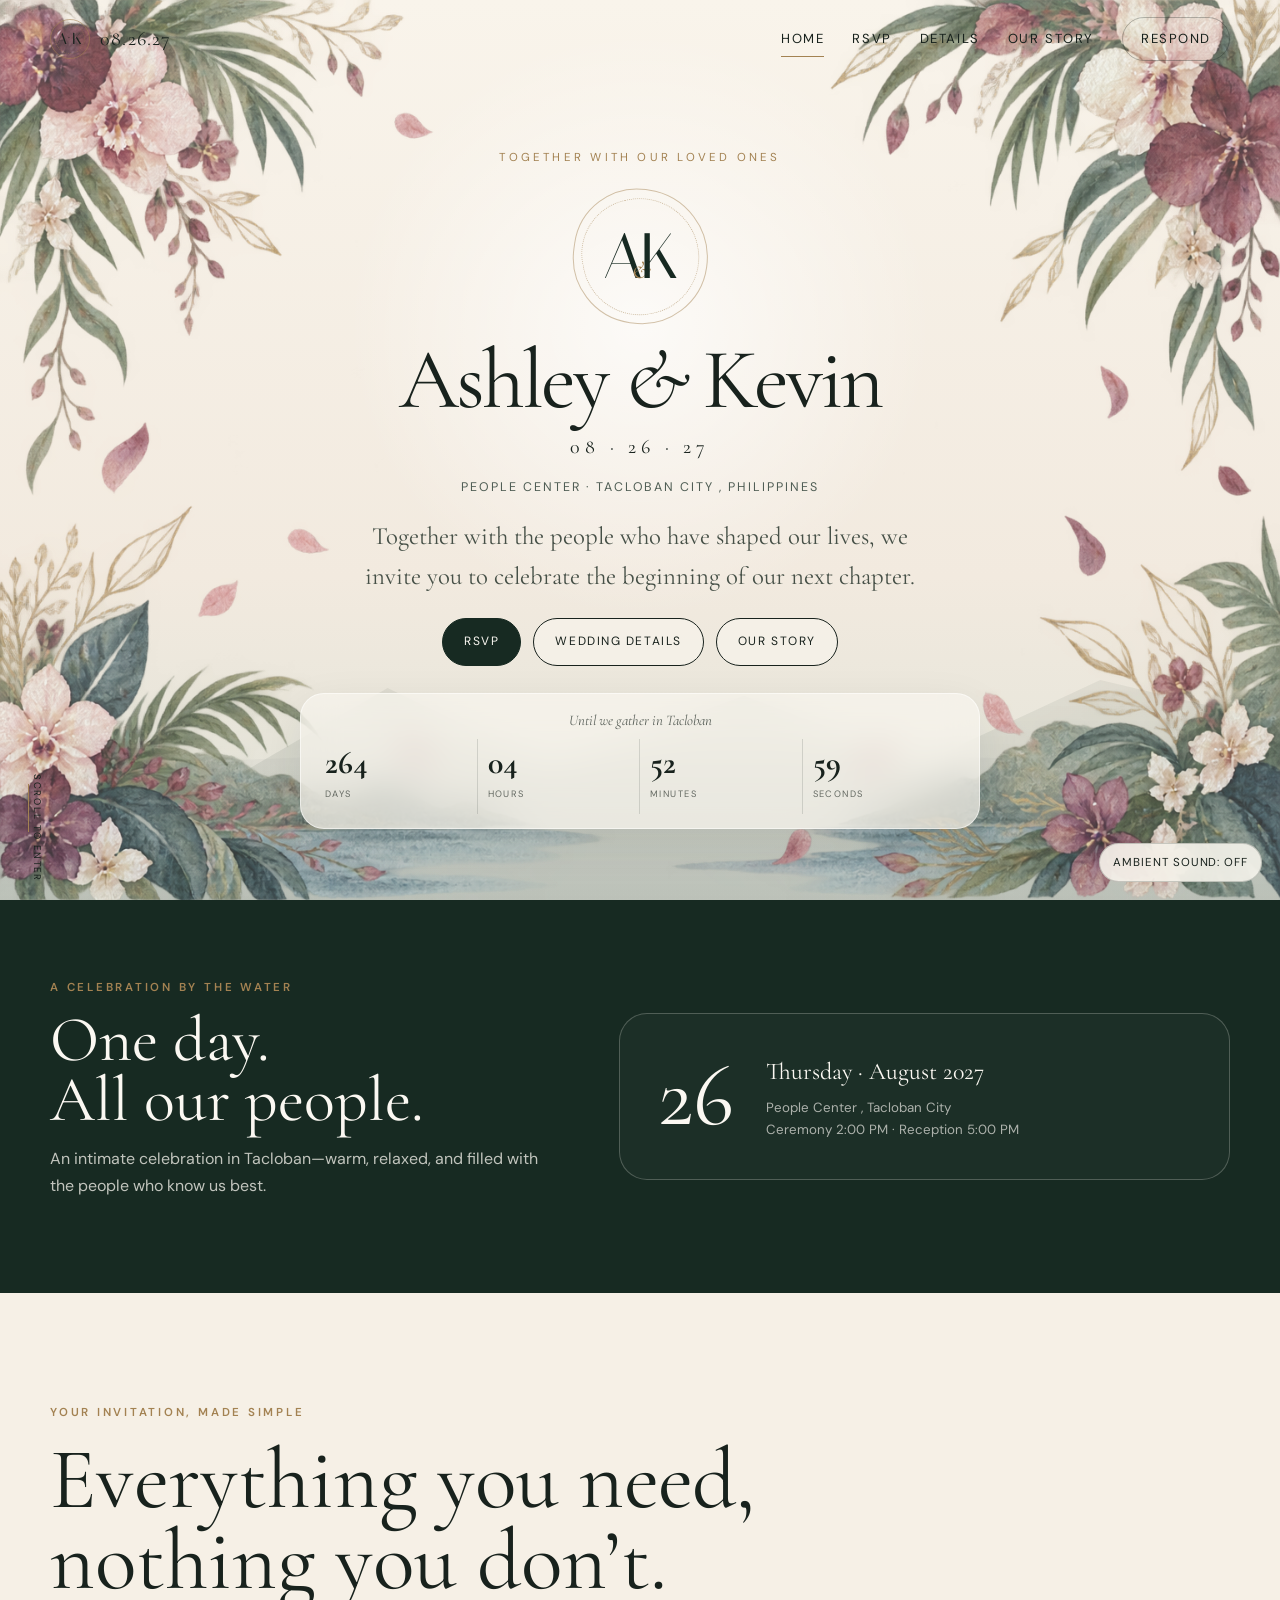
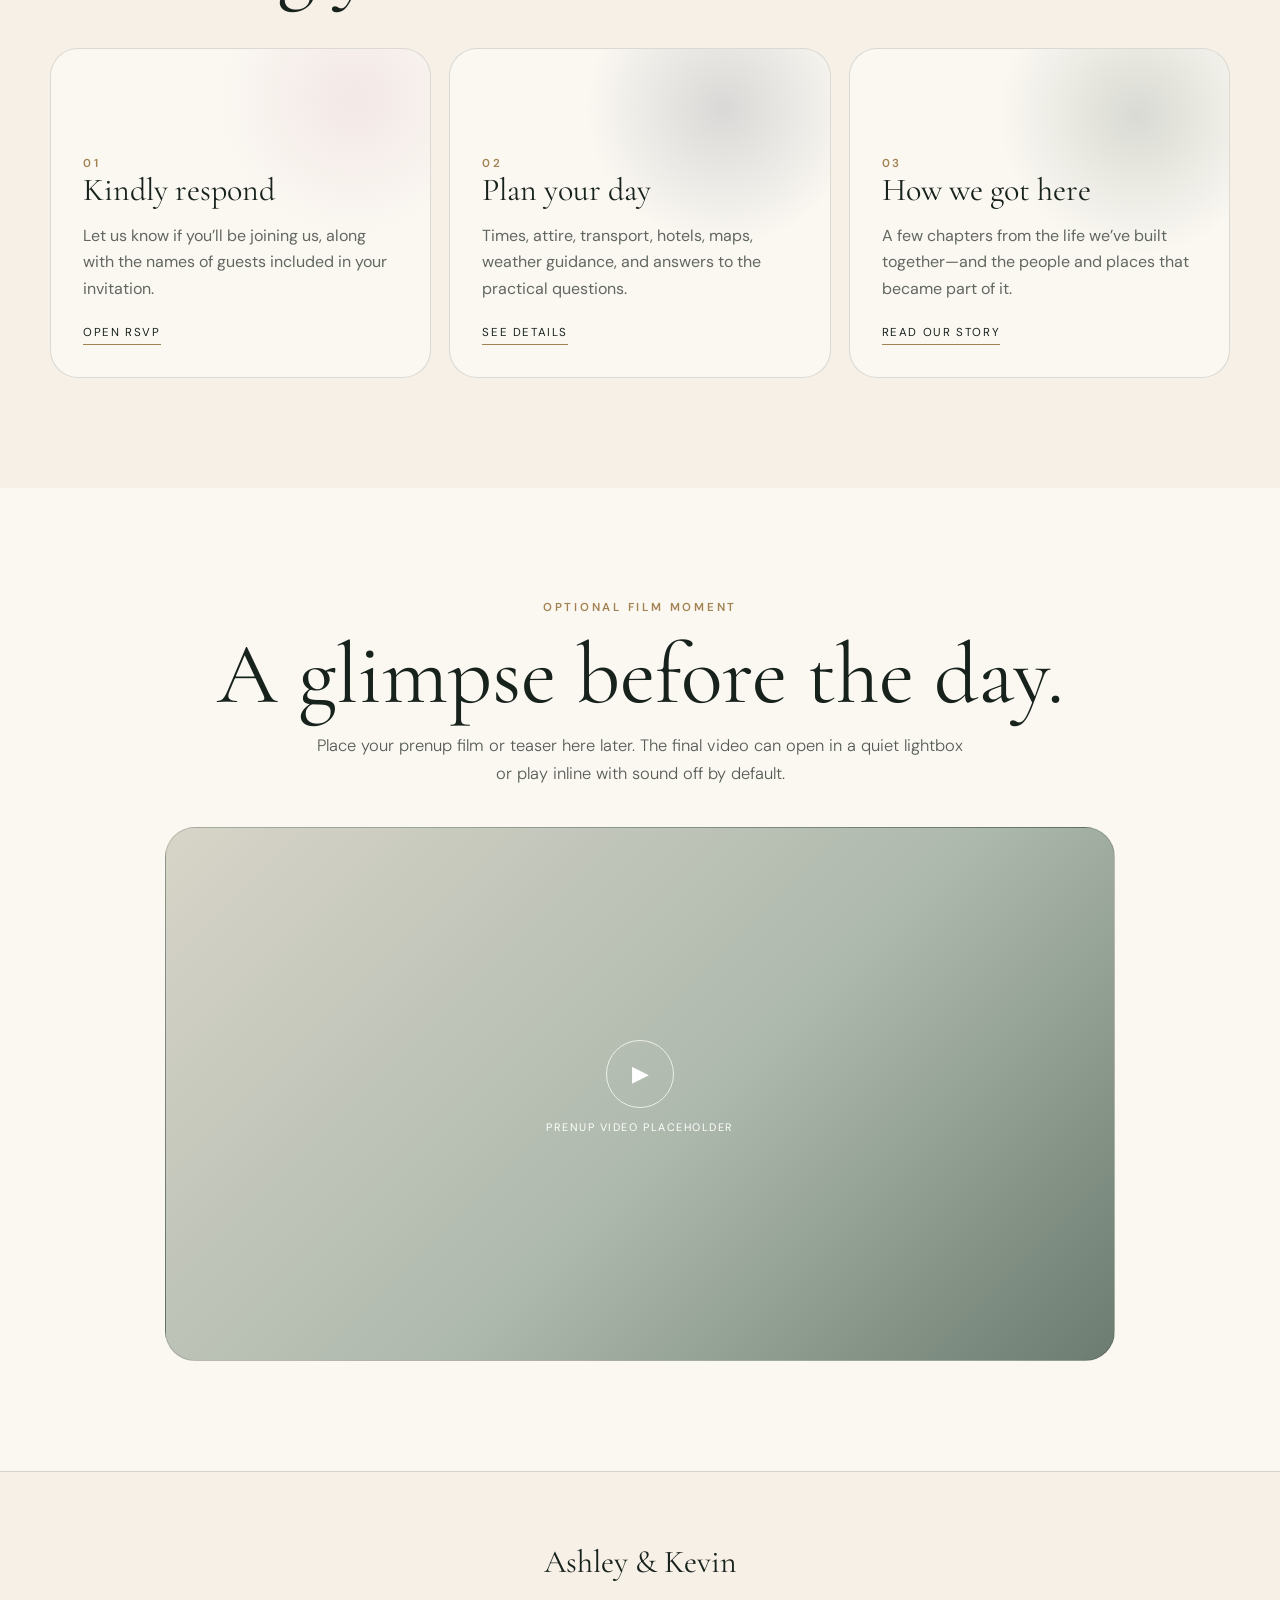
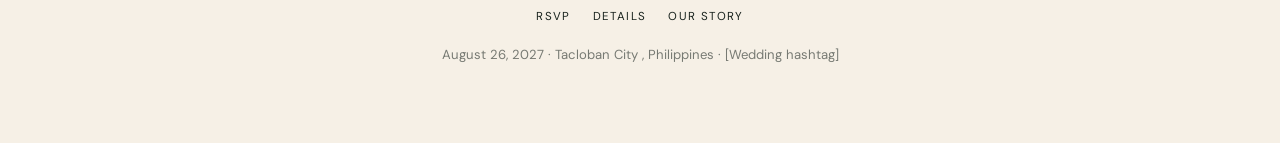
<file: index.html>
<!DOCTYPE html>
<html lang="en">
 <head>
  <meta charset="utf-8"/>
  <meta content="width=device-width,initial-scale=1" name="viewport"/>
  <meta content="#f6f0e6" name="theme-color"/>
  <meta content="Wedding invitation for Ashley and Kevin, August 26, 2027 in Tacloban City." name="description"/>
  <title>
   Ashley &amp; Kevin · 08.26.27
  </title>
  <link href="assets/css/styles.css" rel="stylesheet"/>
 </head>
 <body data-page="home">
  <a class="skip-link" href="#main">
   Skip to content
  </a>
  <header class="site-header">
   <div class="nav">
    <a aria-label="Wedding home" class="brand" href="index.html">
     <span class="brand-mark">
      A·K
     </span>
     <span>
      08.26.27
     </span>
    </a>
    <nav aria-label="Primary" class="nav-links">
     <a data-nav="home" href="index.html">
      Home
     </a>
     <a data-nav="rsvp" href="rsvp.html">
      RSVP
     </a>
     <a data-nav="details" href="details.html">
      Details
     </a>
     <a data-nav="story" href="story.html">
      Our Story
     </a>
     <a class="nav-rsvp" href="rsvp.html">
      Respond
     </a>
    </nav>
    <button aria-expanded="false" aria-label="Open menu" class="menu-btn">
     <span>
     </span>
    </button>
   </div>
  </header>
  <div class="mobile-drawer">
   <nav aria-label="Mobile">
    <a data-nav="home" href="index.html">
     Home
    </a>
    <a data-nav="rsvp" href="rsvp.html">
     RSVP
    </a>
    <a data-nav="details" href="details.html">
     Wedding Details
    </a>
    <a data-nav="story" href="story.html">
     Our Love Story
    </a>
   </nav>
  </div>
  <button aria-pressed="false" class="sound-toggle" data-on="false" title="Ambient audio is a placeholder" type="button">
   Ambient sound: Off
  </button>
  <main id="main">
   <section aria-labelledby="hero-title" class="hero">
    <div aria-hidden="true" class="watercolor-hero-art">
     <picture class="watercolor-frame-picture">
      <source media="(max-width: 700px)" srcset="assets/images/watercolor/hero-frame-mobile.png"/>
      <img alt="" class="watercolor-frame" src="assets/images/watercolor/hero-frame.png"/>
     </picture>
     <img alt="" class="watercolor-corner watercolor-corner-left" src="assets/images/watercolor/floral-frame.png"/>
     <img alt="" class="watercolor-corner watercolor-corner-right" src="assets/images/watercolor/floral-frame.png"/>
    </div>
    <div aria-hidden="true" class="hero-landscape">
    </div>
    <div class="hero-inner">
     <p class="hero-kicker">
      Together with our loved ones
     </p>
     <div aria-label="A and K monogram" class="monogram">
      <span class="mono-letters" data-monogram="">
      </span>
     </div>
     <h1 class="hero-names" id="hero-title">
      <span data-bride="">
      </span>
      <em>
       &amp;
      </em>
      <span data-groom="">
      </span>
     </h1>
     <p class="hero-date" data-date-numeric="">
     </p>
     <p class="hero-location">
      <span data-venue="">
      </span>
      ·
      <span data-city="">
      </span>
      , Philippines
     </p>
     <p class="hero-copy">
      Together with the people who have shaped our lives, we invite you to celebrate the beginning of our next chapter.
     </p>
     <div class="btn-row">
      <a class="btn primary" href="rsvp.html">
       RSVP
      </a>
      <a class="btn secondary" href="details.html">
       Wedding details
      </a>
      <a class="btn secondary" href="story.html">
       Our story
      </a>
     </div>
    </div>
    <div aria-label="Countdown to the wedding" class="countdown-wrap">
     <div class="countdown-label">
      Until we gather in Tacloban
     </div>
     <div class="countdown">
      <div>
       <strong data-count="days">
        --
       </strong>
       <span>
        Days
       </span>
      </div>
      <div>
       <strong data-count="hours">
        --
       </strong>
       <span>
        Hours
       </span>
      </div>
      <div>
       <strong data-count="minutes">
        --
       </strong>
       <span>
        Minutes
       </span>
      </div>
      <div>
       <strong data-count="seconds">
        --
       </strong>
       <span>
        Seconds
       </span>
      </div>
     </div>
    </div>
    <div class="scroll-cue">
     Scroll to enter
    </div>
   </section>
   <section class="invite-strip">
    <div class="container">
     <div class="reveal">
      <div class="eyebrow">
       A celebration by the water
      </div>
      <h2 class="section-title">
       One day.
       <br/>
       All our people.
      </h2>
      <p>
       An intimate celebration in Tacloban—warm, relaxed, and filled with the people who know us best.
      </p>
     </div>
     <div class="date-card reveal">
      <div class="big-day">
       26
      </div>
      <div>
       <strong>
        Thursday · August 2027
       </strong>
       <small>
        <span data-venue="">
        </span>
        ,
        <span data-city="">
        </span>
        <br/>
        Ceremony
        <span data-ceremony-time="">
        </span>
        · Reception
        <span data-reception-time="">
        </span>
       </small>
      </div>
     </div>
    </div>
   </section>
   <section class="section">
    <div class="container">
     <div class="eyebrow reveal">
      Your invitation, made simple
     </div>
     <h2 class="section-title reveal">
      Everything you need,
      <br/>
      nothing you don’t.
     </h2>
     <div class="feature-grid">
      <article class="feature-card reveal">
       <div>
        <div class="eyebrow">
         01
        </div>
        <h3>
         Kindly respond
        </h3>
        <p>
         Let us know if you’ll be joining us, along with the names of guests included in your invitation.
        </p>
        <a href="rsvp.html">
         Open RSVP
        </a>
       </div>
      </article>
      <article class="feature-card reveal">
       <div>
        <div class="eyebrow">
         02
        </div>
        <h3>
         Plan your day
        </h3>
        <p>
         Times, attire, transport, hotels, maps, weather guidance, and answers to the practical questions.
        </p>
        <a href="details.html">
         See details
        </a>
       </div>
      </article>
      <article class="feature-card reveal">
       <div>
        <div class="eyebrow">
         03
        </div>
        <h3>
         How we got here
        </h3>
        <p>
         A few chapters from the life we’ve built together—and the people and places that became part of it.
        </p>
        <a href="story.html">
         Read our story
        </a>
       </div>
      </article>
     </div>
    </div>
   </section>
   <section class="section" style="background:var(--paper)">
    <div class="container" style="text-align:center">
     <div class="eyebrow reveal">
      Optional film moment
     </div>
     <h2 class="section-title reveal">
      A glimpse before the day.
     </h2>
     <p class="section-lede reveal" style="margin-inline:auto">
      Place your prenup film or teaser here later. The final video can open in a quiet lightbox or play inline with sound off by default.
     </p>
     <div class="reveal" style="margin:40px auto 0;max-width:950px;aspect-ratio:16/9;border-radius:30px;overflow:hidden;border:1px solid var(--line);display:grid;place-items:center;background:linear-gradient(135deg,#d8d4c8,#aeb9ad 55%,#6c7c70);color:white">
      <div>
       <span style="display:grid;place-items:center;width:68px;height:68px;border:1px solid rgba(255,255,255,.75);border-radius:50%;margin:auto;font-size:1.4rem">
        ▶
       </span>
       <p style="letter-spacing:.14em;text-transform:uppercase;font-size:.68rem">
        Prenup video placeholder
       </p>
      </div>
     </div>
    </div>
   </section>
  </main>
  <footer class="footer">
   <div class="container">
    <div class="footer-mark">
     <span data-bride="">
     </span>
     &amp;
     <span data-groom="">
     </span>
    </div>
    <div class="footer-nav">
     <a href="rsvp.html">
      RSVP
     </a>
     <a href="details.html">
      Details
     </a>
     <a href="story.html">
      Our Story
     </a>
    </div>
    <p>
     <span data-date-display="">
     </span>
     ·
     <span data-city="">
     </span>
     , Philippines ·
     <span data-hashtag="">
     </span>
    </p>
   </div>
  </footer>
  <script src="assets/js/config.js">
  </script>
  <script src="assets/js/main.js">
  </script>
 </body>
</html>
</file>
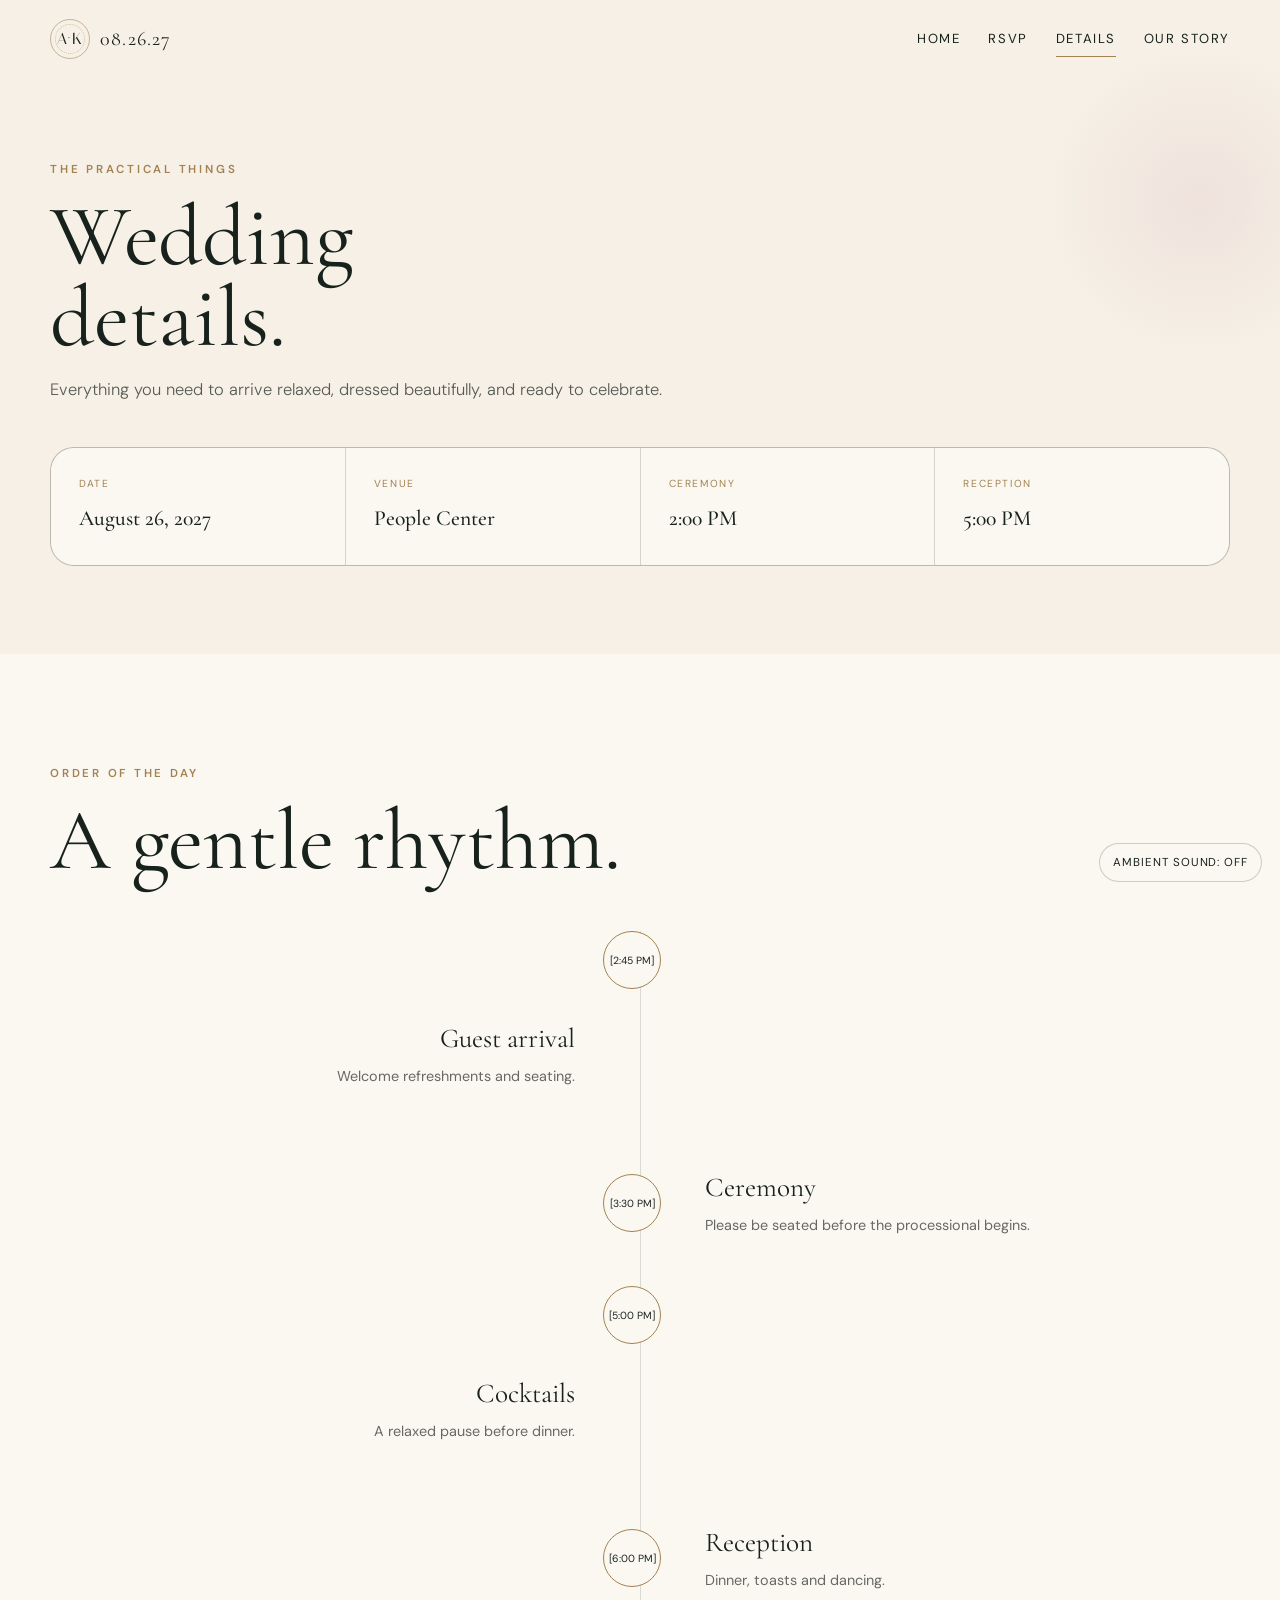
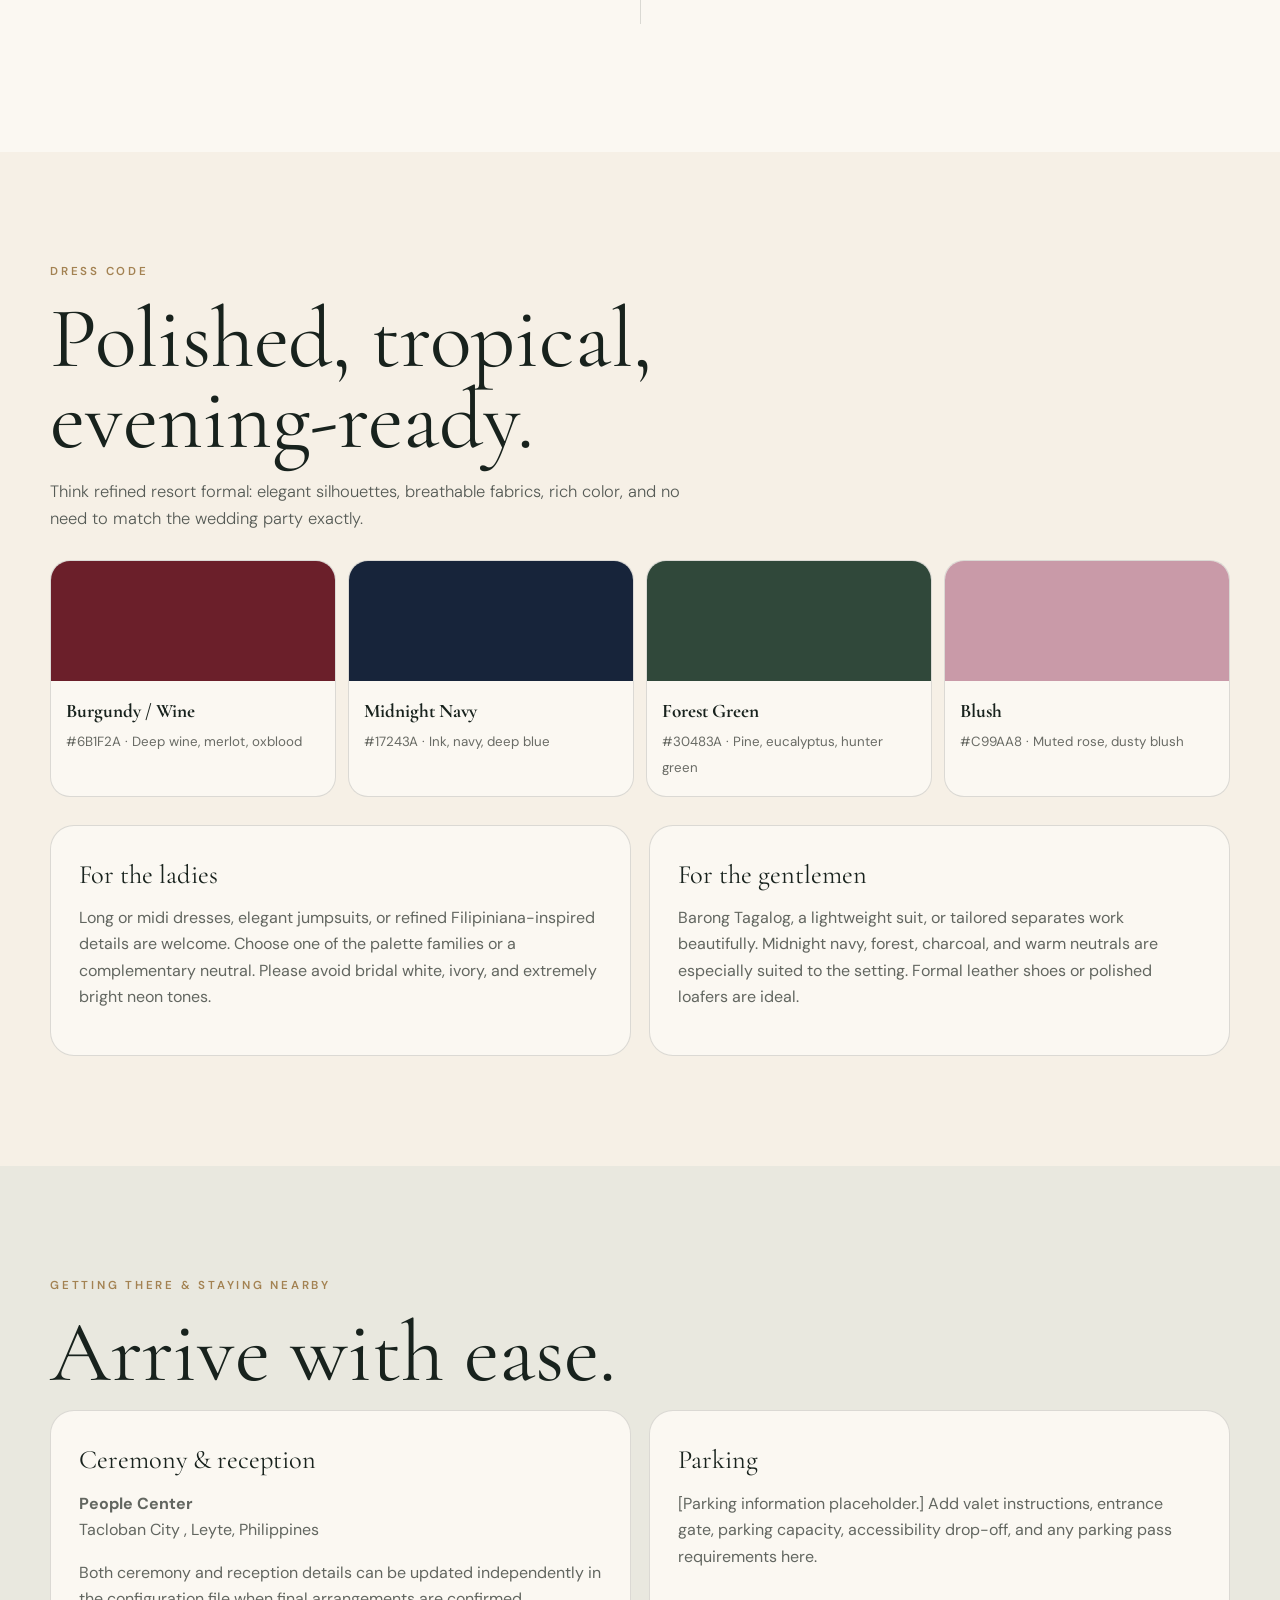
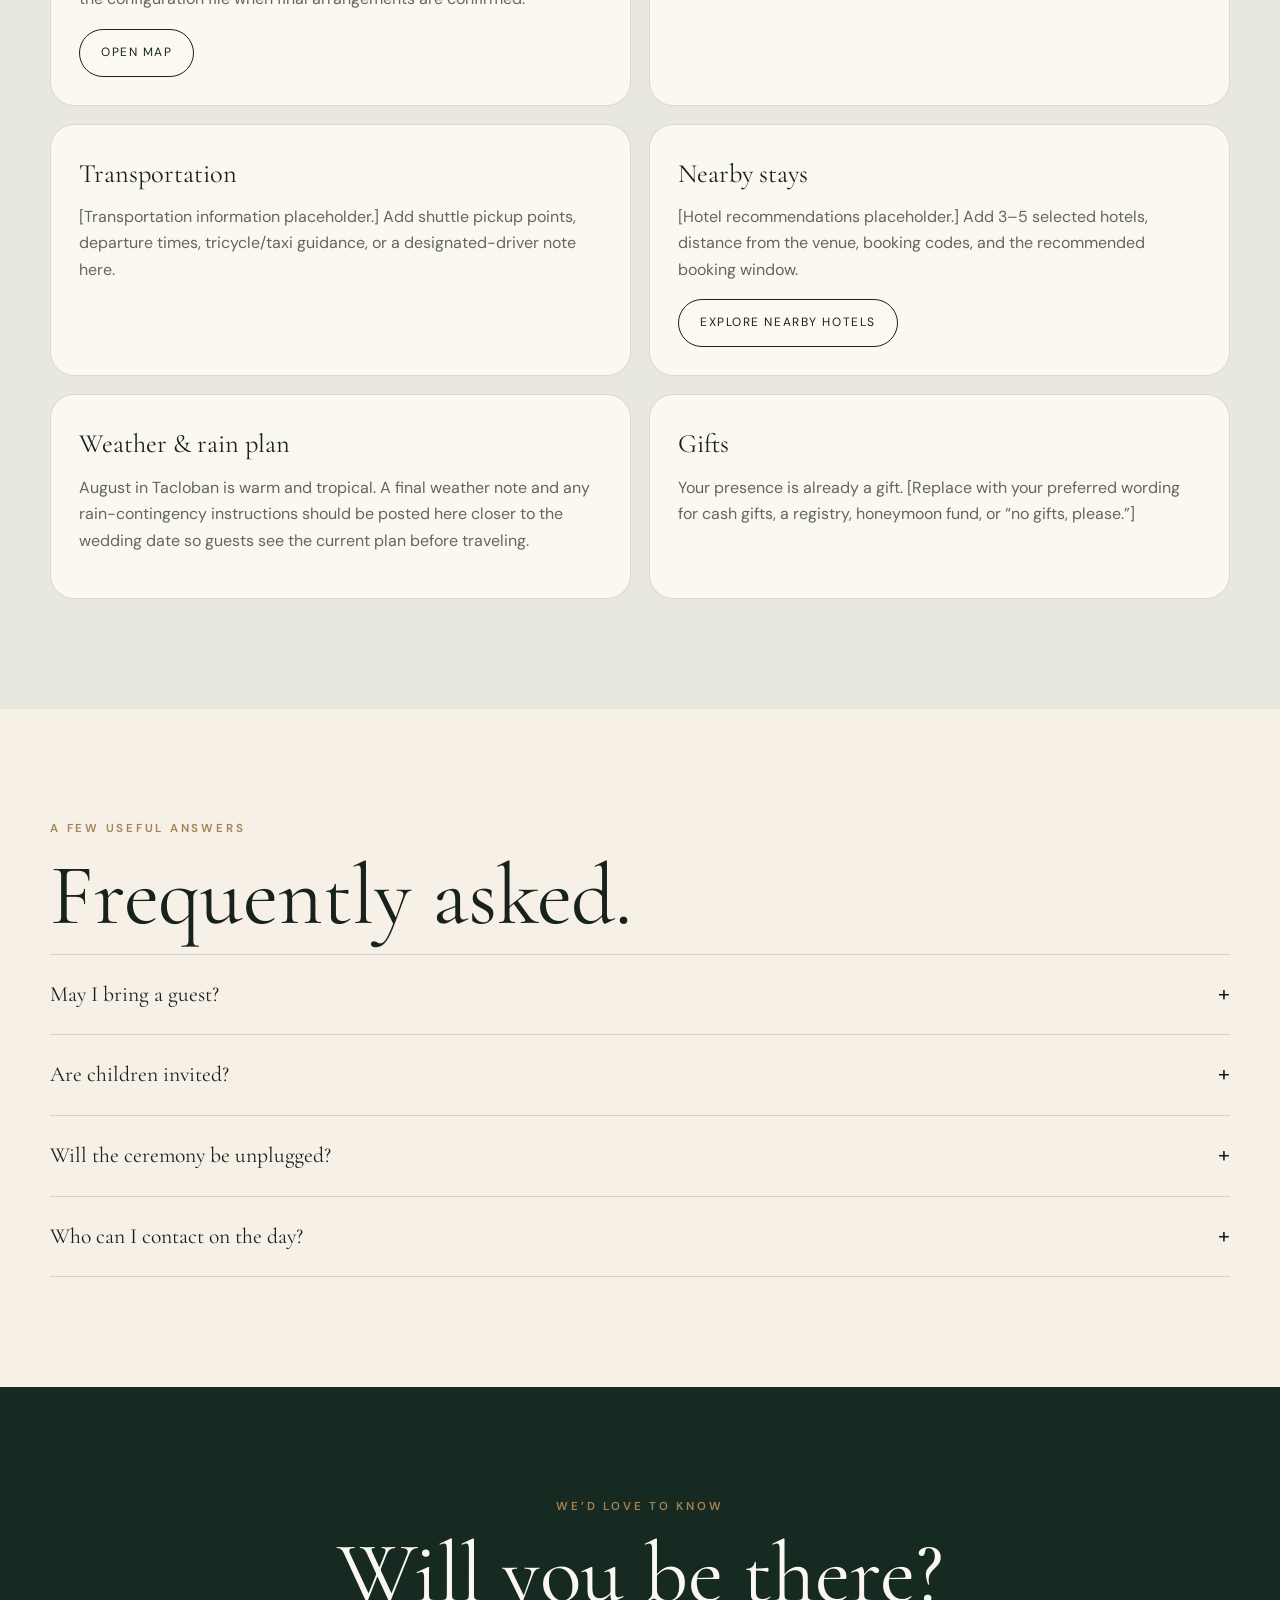
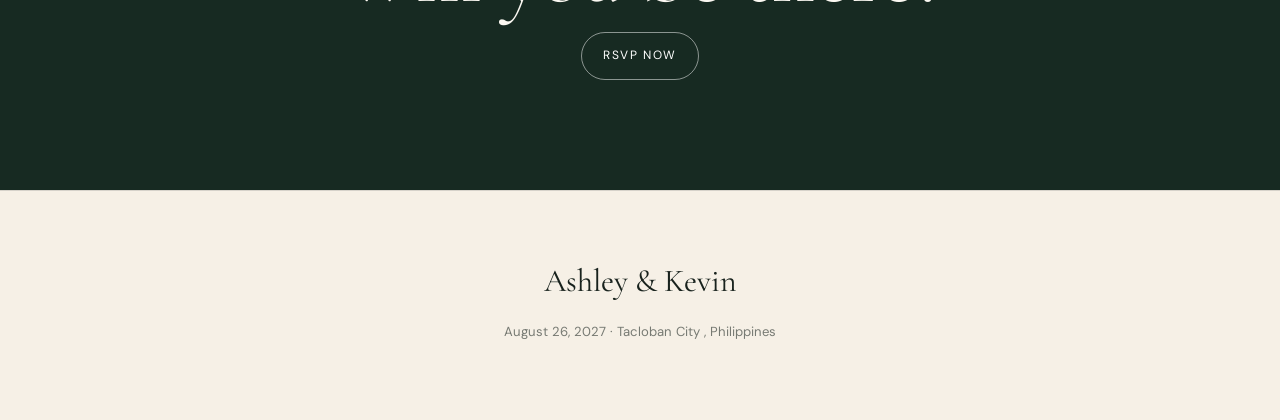
<file: details.html>
<!DOCTYPE html>
<html lang="en">
 <head>
  <meta charset="utf-8"/>
  <meta content="width=device-width,initial-scale=1" name="viewport"/>
  <title>
   Wedding Details · [Bride Name] &amp; [Groom Name]
  </title>
  <link href="assets/css/styles.css" rel="stylesheet"/>
 </head>
 <body data-page="details">
  <a class="skip-link" href="#main">
   Skip to content
  </a>
  <header class="site-header">
   <div class="nav">
    <a class="brand" href="index.html">
     <span class="brand-mark">
      A·K
     </span>
     <span>
      08.26.27
     </span>
    </a>
    <nav class="nav-links">
     <a data-nav="home" href="index.html">
      Home
     </a>
     <a data-nav="rsvp" href="rsvp.html">
      RSVP
     </a>
     <a data-nav="details" href="details.html">
      Details
     </a>
     <a data-nav="story" href="story.html">
      Our Story
     </a>
    </nav>
    <button aria-expanded="false" aria-label="Open menu" class="menu-btn">
     <span>
     </span>
    </button>
   </div>
  </header>
  <div class="mobile-drawer">
   <nav>
    <a href="index.html">
     Home
    </a>
    <a href="rsvp.html">
     RSVP
    </a>
    <a href="details.html">
     Wedding Details
    </a>
    <a href="story.html">
     Our Love Story
    </a>
   </nav>
  </div>
  <button aria-pressed="false" class="sound-toggle" data-on="false" type="button">
   Ambient sound: Off
  </button>
  <main id="main">
   <section class="page-hero">
    <div class="container">
     <div class="eyebrow">
      The practical things
     </div>
     <h1 class="section-title">
      Wedding
      <br/>
      details.
     </h1>
     <p class="section-lede">
      Everything you need to arrive relaxed, dressed beautifully, and ready to celebrate.
     </p>
     <div class="quickfacts">
      <div class="fact">
       <small>
        Date
       </small>
       <strong data-date-display="">
       </strong>
      </div>
      <div class="fact">
       <small>
        Venue
       </small>
       <strong data-venue="">
       </strong>
      </div>
      <div class="fact">
       <small>
        Ceremony
       </small>
       <strong data-ceremony-time="">
       </strong>
      </div>
      <div class="fact">
       <small>
        Reception
       </small>
       <strong data-reception-time="">
       </strong>
      </div>
     </div>
    </div>
   </section>
   <section class="section" style="background:var(--paper)">
    <div class="container">
     <div class="eyebrow reveal">
      Order of the day
     </div>
     <h2 class="section-title reveal">
      A gentle rhythm.
     </h2>
     <div class="timeline" id="schedule">
     </div>
    </div>
   </section>
   <section class="section">
    <div class="container">
     <div class="eyebrow reveal">
      Dress code
     </div>
     <h2 class="section-title reveal">
      Polished, tropical,
      <br/>
      evening-ready.
     </h2>
     <p class="section-lede reveal">
      Think refined resort formal: elegant silhouettes, breathable fabrics, rich color, and no need to match the wedding party exactly.
     </p>
     <div class="palette-grid reveal" id="palette">
     </div>
     <div class="attire-grid">
      <article class="info-card reveal">
       <h3>
        For the ladies
       </h3>
       <p>
        Long or midi dresses, elegant jumpsuits, or refined Filipiniana-inspired details are welcome. Choose one of the palette families or a complementary neutral. Please avoid bridal white, ivory, and extremely bright neon tones.
       </p>
      </article>
      <article class="info-card reveal">
       <h3>
        For the gentlemen
       </h3>
       <p>
        Barong Tagalog, a lightweight suit, or tailored separates work beautifully. Midnight navy, forest, charcoal, and warm neutrals are especially suited to the setting. Formal leather shoes or polished loafers are ideal.
       </p>
      </article>
     </div>
    </div>
   </section>
   <section class="section" style="background:#e9e8df">
    <div class="container">
     <div class="eyebrow reveal">
      Getting there &amp; staying nearby
     </div>
     <h2 class="section-title reveal">
      Arrive with ease.
     </h2>
     <div class="info-grid">
      <article class="info-card reveal">
       <h3>
        Ceremony &amp; reception
       </h3>
       <p>
        <strong data-venue="">
        </strong>
        <br/>
        <span data-city="">
        </span>
        , Leyte, Philippines
       </p>
       <p>
        Both ceremony and reception details can be updated independently in the configuration file when final arrangements are confirmed.
       </p>
       <a class="btn secondary" data-map="ceremony" rel="noopener" target="_blank">
        Open map
       </a>
      </article>
      <article class="info-card reveal">
       <h3>
        Parking
       </h3>
       <p>
        [Parking information placeholder.] Add valet instructions, entrance gate, parking capacity, accessibility drop-off, and any parking pass requirements here.
       </p>
      </article>
      <article class="info-card reveal">
       <h3>
        Transportation
       </h3>
       <p>
        [Transportation information placeholder.] Add shuttle pickup points, departure times, tricycle/taxi guidance, or a designated-driver note here.
       </p>
      </article>
      <article class="info-card reveal">
       <h3>
        Nearby stays
       </h3>
       <p>
        [Hotel recommendations placeholder.] Add 3–5 selected hotels, distance from the venue, booking codes, and the recommended booking window.
       </p>
       <a class="btn secondary" data-hotel-map="" rel="noopener" target="_blank">
        Explore nearby hotels
       </a>
      </article>
      <article class="info-card reveal">
       <h3>
        Weather &amp; rain plan
       </h3>
       <p>
        August in Tacloban is warm and tropical. A final weather note and any rain-contingency instructions should be posted here closer to the wedding date so guests see the current plan before traveling.
       </p>
      </article>
      <article class="info-card reveal">
       <h3>
        Gifts
       </h3>
       <p>
        Your presence is already a gift. [Replace with your preferred wording for cash gifts, a registry, honeymoon fund, or “no gifts, please.”]
       </p>
      </article>
     </div>
    </div>
   </section>
   <section class="section">
    <div class="container">
     <div class="eyebrow reveal">
      A few useful answers
     </div>
     <h2 class="section-title reveal">
      Frequently asked.
     </h2>
     <div class="faq reveal">
      <div class="faq-item">
       <button aria-controls="faq1" aria-expanded="false" class="faq-q">
        <span>
         May I bring a guest?
        </span>
        <span>
         +
        </span>
       </button>
       <div class="faq-a" id="faq1">
        <p>
         We’re keeping the celebration intimate. Please refer to the names or allotted party size on your invitation and RSVP page; only listed guests can be accommodated.
        </p>
       </div>
      </div>
      <div class="faq-item">
       <button aria-controls="faq2" aria-expanded="false" class="faq-q">
        <span>
         Are children invited?
        </span>
        <span>
         +
        </span>
       </button>
       <div class="faq-a" id="faq2">
        <p>
         [Add your children policy here.] Make the wording match what appears on each family’s invitation.
        </p>
       </div>
      </div>
      <div class="faq-item">
       <button aria-controls="faq3" aria-expanded="false" class="faq-q">
        <span>
         Will the ceremony be unplugged?
        </span>
        <span>
         +
        </span>
       </button>
       <div class="faq-a" id="faq3">
        <p>
         We’d love for everyone to be fully present. [If applicable: Please keep phones and cameras away during the ceremony; our photo and video team will capture it for us.]
        </p>
       </div>
      </div>
      <div class="faq-item">
       <button aria-controls="faq4" aria-expanded="false" class="faq-q">
        <span>
         Who can I contact on the day?
        </span>
        <span>
         +
        </span>
       </button>
       <div class="faq-a" id="faq4">
        <p>
         Please contact
         <span data-coordinator="">
         </span>
         . We kindly ask that day-of logistics go through the coordinator rather than the couple.
        </p>
       </div>
      </div>
     </div>
    </div>
   </section>
   <section class="section" style="background:var(--forest-deep);color:var(--paper);text-align:center">
    <div class="container">
     <div class="eyebrow reveal">
      We’d love to know
     </div>
     <h2 class="section-title reveal">
      Will you be there?
     </h2>
     <div class="btn-row reveal" style="justify-content:center">
      <a class="btn" href="rsvp.html" style="border-color:rgba(255,255,255,.5);color:white">
       RSVP now
      </a>
     </div>
    </div>
   </section>
  </main>
  <footer class="footer">
   <div class="container">
    <div class="footer-mark">
     <span data-bride="">
     </span>
     &amp;
     <span data-groom="">
     </span>
    </div>
    <p>
     <span data-date-display="">
     </span>
     ·
     <span data-city="">
     </span>
     , Philippines
    </p>
   </div>
  </footer>
  <script src="assets/js/config.js">
  </script>
  <script src="assets/js/main.js">
  </script>
 </body>
</html>
</file>
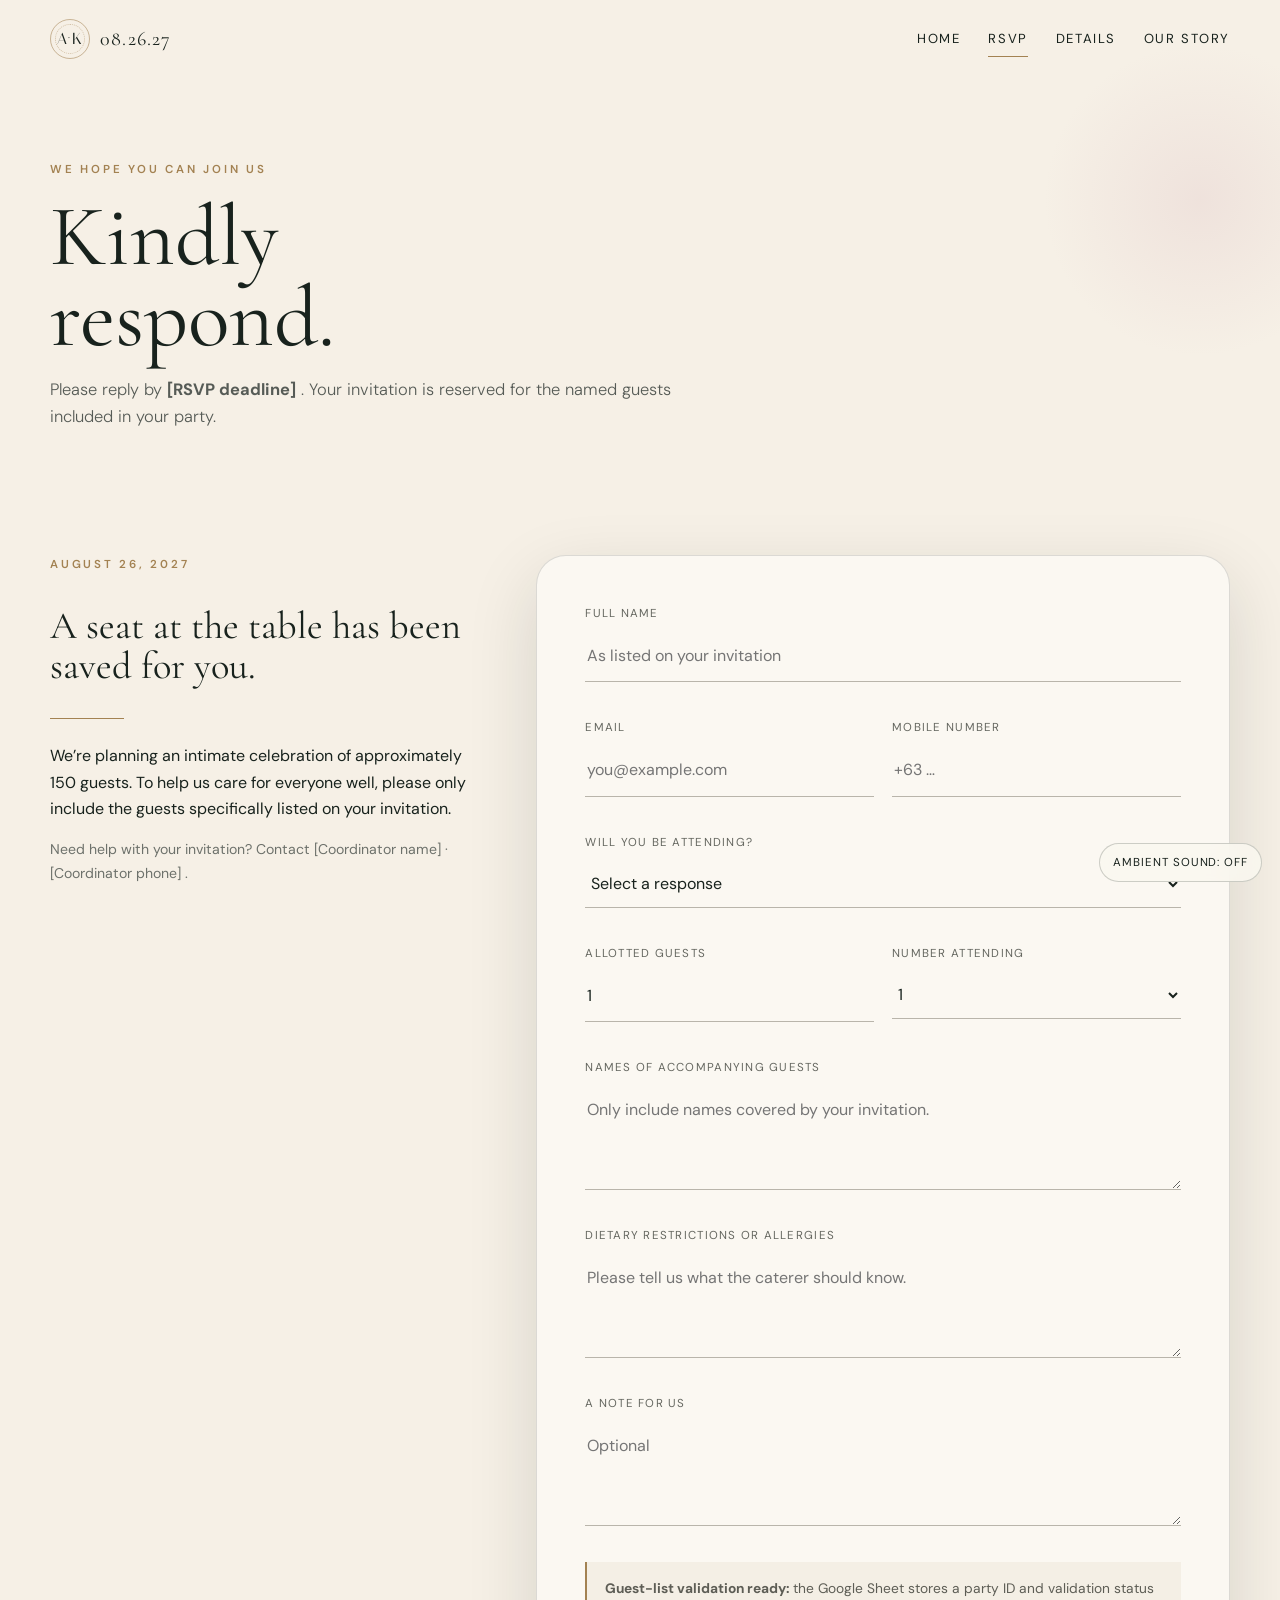
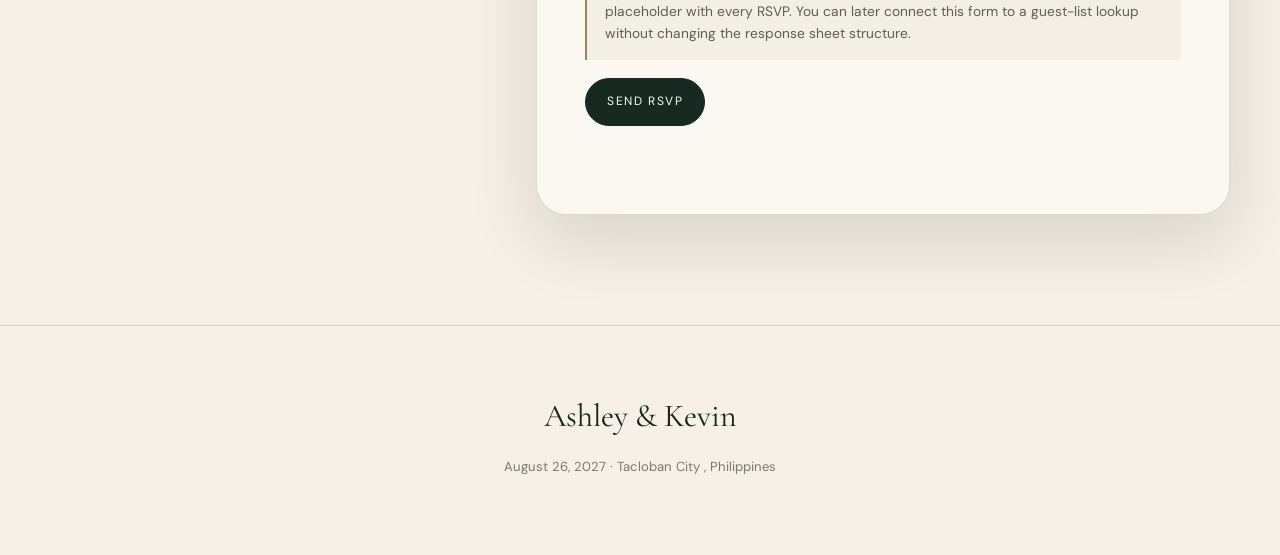
<file: rsvp.html>
<!DOCTYPE html>
<html lang="en">
 <head>
  <meta charset="utf-8"/>
  <meta content="width=device-width,initial-scale=1" name="viewport"/>
  <title>
   RSVP · [Bride Name] &amp; [Groom Name]
  </title>
  <link href="assets/css/styles.css" rel="stylesheet"/>
 </head>
 <body data-page="rsvp">
  <a class="skip-link" href="#main">
   Skip to content
  </a>
  <header class="site-header">
   <div class="nav">
    <a class="brand" href="index.html">
     <span class="brand-mark">
      A·K
     </span>
     <span>
      08.26.27
     </span>
    </a>
    <nav class="nav-links">
     <a data-nav="home" href="index.html">
      Home
     </a>
     <a data-nav="rsvp" href="rsvp.html">
      RSVP
     </a>
     <a data-nav="details" href="details.html">
      Details
     </a>
     <a data-nav="story" href="story.html">
      Our Story
     </a>
    </nav>
    <button aria-expanded="false" aria-label="Open menu" class="menu-btn">
     <span>
     </span>
    </button>
   </div>
  </header>
  <div class="mobile-drawer">
   <nav>
    <a href="index.html">
     Home
    </a>
    <a href="rsvp.html">
     RSVP
    </a>
    <a href="details.html">
     Wedding Details
    </a>
    <a href="story.html">
     Our Love Story
    </a>
   </nav>
  </div>
  <button aria-pressed="false" class="sound-toggle" data-on="false" type="button">
   Ambient sound: Off
  </button>
  <main id="main">
   <section class="page-hero">
    <div class="container">
     <div class="eyebrow">
      We hope you can join us
     </div>
     <h1 class="section-title">
      Kindly
      <br/>
      respond.
     </h1>
     <p class="section-lede">
      Please reply by
      <strong data-rsvp-deadline="">
      </strong>
      . Your invitation is reserved for the named guests included in your party.
     </p>
    </div>
   </section>
   <section class="section" style="padding-top:20px">
    <div class="container form-shell">
     <aside class="form-aside reveal">
      <div class="eyebrow">
       August 26, 2027
      </div>
      <h2 style="font-family:var(--serif);font-size:2.4rem;font-weight:400;line-height:1.05">
       A seat at the table has been saved for you.
      </h2>
      <div class="hairline">
      </div>
      <p>
       We’re planning an intimate celebration of approximately 150 guests. To help us care for everyone well, please only include the guests specifically listed on your invitation.
      </p>
      <p style="font-size:.88rem;color:#6d716b">
       Need help with your invitation? Contact
       <span data-coordinator="">
       </span>
       .
      </p>
     </aside>
     <div class="form-panel reveal">
      <form id="rsvp-form" novalidate="">
       <div class="field-grid">
        <div class="field full">
         <label for="fullName">
          Full name
         </label>
         <input autocomplete="name" id="fullName" name="fullName" placeholder="As listed on your invitation" required=""/>
        </div>
        <div class="field">
         <label for="email">
          Email
         </label>
         <input autocomplete="email" id="email" name="email" placeholder="you@example.com" required="" type="email"/>
        </div>
        <div class="field">
         <label for="mobile">
          Mobile number
         </label>
         <input autocomplete="tel" id="mobile" name="mobile" placeholder="+63 …" required="" type="tel"/>
        </div>
        <div class="field full">
         <label for="attendance">
          Will you be attending?
         </label>
         <select id="attendance" name="attendance" required="">
          <option value="">
           Select a response
          </option>
          <option>
           Joyfully accepts
          </option>
          <option>
           Unable to attend
          </option>
         </select>
        </div>
        <div class="field">
         <label for="allotted">
          Allotted guests
         </label>
         <input aria-describedby="guest-validation-note" id="allotted" name="allottedGuests" readonly="" value="1"/>
        </div>
        <div class="field">
         <label for="partySize">
          Number attending
         </label>
         <select id="partySize" name="partySize" required="">
          <option value="1">
           1
          </option>
          <option value="2">
           2
          </option>
          <option value="3">
           3
          </option>
          <option value="4">
           4
          </option>
         </select>
        </div>
        <div class="field full">
         <label for="guestNames">
          Names of accompanying guests
         </label>
         <textarea id="guestNames" name="guestNames" placeholder="Only include names covered by your invitation."></textarea>
        </div>
        <div class="field full">
         <label for="dietary">
          Dietary restrictions or allergies
         </label>
         <textarea id="dietary" name="dietary" placeholder="Please tell us what the caterer should know."></textarea>
        </div>
        <div class="field full">
         <label for="message">
          A note for us
         </label>
         <textarea id="message" name="message" placeholder="Optional"></textarea>
        </div>
       </div>
       <div class="form-note" id="guest-validation-note">
        <strong>
         Guest-list validation ready:
        </strong>
        the Google Sheet stores a party ID and validation status placeholder with every RSVP. You can later connect this form to a guest-list lookup without changing the response sheet structure.
       </div>
       <button class="btn primary" data-rsvp-submit="" type="submit">
        Send RSVP
       </button>
       <p aria-live="polite" class="form-status" data-rsvp-status="" role="status">
       </p>
      </form>
      <div aria-live="polite" class="success-state">
       <div class="success-ring">
        <span>
         ✓
        </span>
       </div>
       <h2 style="font-family:var(--serif);font-size:3rem;font-weight:400;margin-bottom:8px">
        Thank you,
        <span data-confirm-name="">
        </span>
        .
       </h2>
       <p>
        Your RSVP has been sent to our guest list. We look forward to celebrating with you.
       </p>
       <p class="submission-reference">
        Reference:
        <span data-confirm-id="">
        </span>
       </p>
       <a class="btn secondary" href="details.html">
        View wedding details
       </a>
      </div>
     </div>
    </div>
   </section>
  </main>
  <footer class="footer">
   <div class="container">
    <div class="footer-mark">
     <span data-bride="">
     </span>
     &amp;
     <span data-groom="">
     </span>
    </div>
    <p>
     <span data-date-display="">
     </span>
     ·
     <span data-city="">
     </span>
     , Philippines
    </p>
   </div>
  </footer>
  <script src="assets/js/config.js">
  </script>
  <script src="assets/js/main.js">
  </script>
 </body>
</html>
</file>
<file: assets/css/styles.css>
@import url('https://fonts.googleapis.com/css2?family=Cormorant+Garamond:ital,wght@0,400;0,500;0,600;1,400&family=DM+Sans:wght@300;400;500;600&family=Italiana&display=swap');

:root {
  --ivory:#f6f0e6; --paper:#fbf8f2; --ink:#18221d; --forest:#30483a; --forest-deep:#172a22;
  --wine:#6b1f2a; --navy:#17243a; --blush:#c99aa8; --gold:#a38252; --muted:#77766f;
  --line:rgba(24,34,29,.14); --glass:rgba(250,247,239,.76); --shadow:0 24px 70px rgba(21,32,25,.14);
  --serif:'Cormorant Garamond', Georgia, serif; --display:'Italiana','Cormorant Garamond',serif; --sans:'DM Sans',Arial,sans-serif;
  --radius:28px; --max:1180px;
}
*{box-sizing:border-box} html{scroll-behavior:smooth} body{margin:0;background:var(--ivory);color:var(--ink);font-family:var(--sans);font-size:16px;line-height:1.65;overflow-x:hidden}
a{color:inherit;text-decoration:none} button,input,select,textarea{font:inherit} button,a{ -webkit-tap-highlight-color:transparent }
img{max-width:100%;display:block}.skip-link{position:fixed;left:16px;top:-80px;z-index:9999;background:var(--paper);padding:10px 14px;border-radius:8px}.skip-link:focus{top:16px}
.site-header{position:fixed;inset:0 0 auto 0;z-index:1000;height:78px;display:flex;align-items:center;transition:.35s ease}.site-header.scrolled{background:rgba(246,240,230,.9);backdrop-filter:blur(18px);border-bottom:1px solid var(--line)}
.nav{width:min(var(--max),calc(100% - 36px));margin:auto;display:flex;align-items:center;justify-content:space-between}.brand{display:flex;align-items:center;gap:10px;font-family:var(--serif);font-size:1.25rem;letter-spacing:.06em}.brand-mark{width:40px;height:40px;border:1px solid rgba(163,130,82,.55);border-radius:50%;display:grid;place-items:center;font-family:var(--display);font-size:1rem;position:relative}.brand-mark:after{content:"";position:absolute;inset:4px;border:1px dotted rgba(163,130,82,.45);border-radius:50%}
.nav-links{display:flex;gap:28px;align-items:center;font-size:.82rem;text-transform:uppercase;letter-spacing:.12em}.nav-links a{position:relative}.nav-links a:after{content:"";position:absolute;left:0;right:100%;bottom:-7px;height:1px;background:var(--gold);transition:.25s}.nav-links a:hover:after,.nav-links a.active:after{right:0}.nav-rsvp{padding:10px 18px;border:1px solid rgba(24,34,29,.28);border-radius:999px}.menu-btn{display:none;width:44px;height:44px;border:0;background:transparent;position:relative}.menu-btn span,.menu-btn:before,.menu-btn:after{content:"";position:absolute;left:10px;right:10px;height:1px;background:var(--ink);transition:.25s}.menu-btn:before{top:14px}.menu-btn span{top:21px}.menu-btn:after{top:28px}.menu-btn.open:before{transform:translateY(7px) rotate(45deg)}.menu-btn.open span{opacity:0}.menu-btn.open:after{transform:translateY(-7px) rotate(-45deg)}
.mobile-drawer{position:fixed;inset:0;z-index:990;background:rgba(246,240,230,.98);display:grid;place-items:center;opacity:0;visibility:hidden;transition:.3s}.mobile-drawer.open{opacity:1;visibility:visible}.mobile-drawer nav{display:flex;flex-direction:column;text-align:center;gap:24px;font-family:var(--serif);font-size:2rem}.sound-toggle{position:fixed;right:18px;bottom:18px;z-index:850;border:1px solid rgba(24,34,29,.2);background:rgba(250,247,239,.88);backdrop-filter:blur(12px);border-radius:999px;padding:9px 13px;font-size:.72rem;letter-spacing:.08em;text-transform:uppercase;color:var(--ink);cursor:pointer}
.container{width:min(var(--max),calc(100% - 36px));margin-inline:auto}.section{padding:110px 0}.eyebrow{font-size:.72rem;text-transform:uppercase;letter-spacing:.24em;color:var(--gold);font-weight:600}.section-title{font-family:var(--serif);font-weight:400;font-size:clamp(2.6rem,7vw,5.4rem);line-height:.94;margin:.2em 0}.section-lede{max-width:660px;color:#565b56;font-weight:300;font-size:1.03rem}.hairline{width:74px;height:1px;background:var(--gold);margin:24px 0}.btn-row{display:flex;gap:12px;flex-wrap:wrap}.btn{display:inline-flex;align-items:center;justify-content:center;min-height:48px;padding:0 21px;border-radius:999px;border:1px solid var(--ink);font-size:.75rem;text-transform:uppercase;letter-spacing:.13em;transition:.25s;background:transparent;cursor:pointer}.btn.primary{background:var(--forest-deep);border-color:var(--forest-deep);color:var(--paper)}.btn.secondary{background:rgba(251,248,242,.45)}.btn:hover{transform:translateY(-2px);box-shadow:0 8px 25px rgba(24,34,29,.1)}
.reveal{opacity:0;transform:translateY(22px);transition:opacity .8s ease,transform .8s ease}.reveal.visible{opacity:1;transform:none}
.page-hero{padding:160px 0 88px;position:relative;overflow:hidden}.page-hero:before{content:"";position:absolute;width:340px;height:340px;border-radius:50%;background:radial-gradient(circle,rgba(201,154,168,.16),transparent 65%);right:-90px;top:30px}.page-hero .section-title{max-width:900px}
/* HOME */
.hero{min-height:100svh;display:grid;place-items:center;position:relative;overflow:hidden;background:radial-gradient(circle at 50% 36%,rgba(255,255,255,.72),transparent 34%),linear-gradient(180deg,#f9f4eb 0%,#f2eadf 64%,#dfe2d7 100%)}
.hero-landscape{position:absolute;inset:auto 0 0;height:41%;pointer-events:none}.hero-landscape:before{content:"";position:absolute;inset:15% -8% -30%;background:linear-gradient(180deg,rgba(48,72,58,.08),rgba(23,42,34,.28));clip-path:polygon(0 45%,12% 31%,23% 42%,33% 20%,44% 40%,57% 22%,69% 39%,81% 18%,100% 35%,100% 100%,0 100%)}.hero-landscape:after{content:"";position:absolute;left:-5%;right:-5%;bottom:-30px;height:52%;background:linear-gradient(180deg,rgba(23,36,58,.05),rgba(23,36,58,.14));border-radius:50% 50% 0 0/25% 25% 0 0;animation:water 8s ease-in-out infinite alternate}@keyframes water{to{transform:translateY(8px) scaleX(1.02)}}
.hero-inner{position:relative;z-index:4;text-align:center;width:min(920px,calc(100% - 32px));padding:90px 0 155px}.hero-kicker{font-size:.72rem;letter-spacing:.28em;text-transform:uppercase;color:var(--gold);margin-bottom:23px}.monogram{width:158px;height:158px;margin:0 auto 23px;position:relative;display:grid;place-items:center;color:var(--forest-deep)}.monogram:before,.monogram:after{content:"";position:absolute;border:1px solid rgba(163,130,82,.48);border-radius:48% 52% 50% 50%;inset:3px;transform:rotate(8deg)}.monogram:after{inset:12px;transform:rotate(-12deg);border-style:dotted}.mono-letters{font-family:var(--display);font-size:4.8rem;letter-spacing:-.25em;transform:translateX(-.12em)}.mono-letters i{font-family:var(--serif);font-size:1.55rem;color:var(--gold);font-weight:400;margin:0 .2em}.hero-names{font-family:var(--serif);font-weight:400;font-size:clamp(3.3rem,9vw,7.3rem);line-height:.83;margin:0;letter-spacing:-.035em}.hero-date{font-family:var(--serif);font-size:1.25rem;letter-spacing:.24em;margin:20px 0 6px}.hero-location{font-size:.78rem;letter-spacing:.16em;text-transform:uppercase;color:#4f5d54}.hero-copy{font-family:var(--serif);font-size:clamp(1.2rem,2.5vw,1.55rem);max-width:580px;margin:24px auto 26px;color:#465047}.hero .btn-row{justify-content:center}
.countdown-wrap{position:absolute;z-index:6;left:50%;transform:translateX(-50%);bottom:40px;width:min(680px,calc(100% - 32px));padding:14px;border:1px solid rgba(255,255,255,.52);border-radius:24px;background:rgba(250,247,239,.68);backdrop-filter:blur(18px);box-shadow:0 15px 45px rgba(23,42,34,.09)}.countdown{display:grid;grid-template-columns:repeat(4,1fr)}.countdown div{padding:8px 10px;border-right:1px solid var(--line)}.countdown div:last-child{border-right:0}.countdown strong{display:block;font-family:var(--serif);font-size:2rem;line-height:1}.countdown span{font-size:.58rem;letter-spacing:.16em;text-transform:uppercase;color:#646962}.countdown-label{text-align:center;font-family:var(--serif);font-style:italic;font-size:.92rem;margin-bottom:7px;color:#585f58}.scroll-cue{position:absolute;bottom:18px;left:28px;z-index:5;font-size:.6rem;text-transform:uppercase;letter-spacing:.18em;writing-mode:vertical-rl}.scroll-cue:after{content:"";display:block;width:1px;height:48px;background:var(--gold);margin:10px auto}
.botanical{position:absolute;z-index:3;opacity:.67;filter:drop-shadow(0 16px 28px rgba(25,44,34,.08));animation:sway 7s ease-in-out infinite alternate;transform-origin:bottom}.botanical.left{width:260px;left:-55px;bottom:17%;}.botanical.right{width:230px;right:-42px;top:8%;animation-delay:-2s}@keyframes sway{to{transform:rotate(2.2deg) translateY(5px)}}.petal{position:absolute;z-index:2;width:9px;height:15px;border-radius:70% 30% 60% 40%;background:var(--blush);opacity:.22;animation:fall linear infinite}@keyframes fall{from{transform:translate3d(0,-12vh,0) rotate(0)}to{transform:translate3d(42px,112vh,0) rotate(280deg)}}
.invite-strip{background:var(--forest-deep);color:var(--paper);padding:78px 0}.invite-strip .container{display:grid;grid-template-columns:1fr 1.2fr;gap:60px;align-items:center}.invite-strip .section-title{font-size:clamp(2.4rem,5vw,4.6rem)}.invite-strip p{color:rgba(251,248,242,.75)}.date-card{border:1px solid rgba(251,248,242,.23);border-radius:var(--radius);padding:38px;display:grid;grid-template-columns:auto 1fr;gap:32px;align-items:center;background:rgba(255,255,255,.025)}.date-card .big-day{font-family:var(--serif);font-size:5.5rem;line-height:.8}.date-card strong{font-family:var(--serif);font-size:1.5rem;font-weight:400}.date-card small{display:block;color:rgba(251,248,242,.65);margin-top:6px}.feature-grid{display:grid;grid-template-columns:repeat(3,1fr);gap:18px;margin-top:46px}.feature-card{min-height:330px;border-radius:var(--radius);padding:32px;background:var(--paper);border:1px solid var(--line);position:relative;overflow:hidden;display:flex;flex-direction:column;justify-content:flex-end}.feature-card:before{content:"";position:absolute;inset:0;background:radial-gradient(circle at 80% 15%,rgba(201,154,168,.17),transparent 34%)}.feature-card:nth-child(2):before{background:radial-gradient(circle at 72% 18%,rgba(23,36,58,.15),transparent 36%)}.feature-card:nth-child(3):before{background:radial-gradient(circle at 76% 20%,rgba(48,72,58,.17),transparent 36%)}.feature-card h3{font-family:var(--serif);font-size:2rem;font-weight:400;line-height:1.05;margin:0 0 8px}.feature-card p{color:#626762}.feature-card a{font-size:.72rem;text-transform:uppercase;letter-spacing:.14em;border-bottom:1px solid var(--gold);width:max-content;padding-bottom:4px}
/* FORMS */
.form-shell{display:grid;grid-template-columns:.75fr 1.25fr;gap:70px;align-items:start}.form-aside{position:sticky;top:115px}.form-panel{background:var(--paper);border:1px solid var(--line);border-radius:30px;padding:clamp(24px,5vw,48px);box-shadow:var(--shadow)}.field-grid{display:grid;grid-template-columns:1fr 1fr;gap:18px}.field{display:flex;flex-direction:column;gap:8px;margin-bottom:18px}.field.full{grid-column:1/-1}.field label{font-size:.72rem;text-transform:uppercase;letter-spacing:.11em;color:#656760}.field input,.field select,.field textarea{width:100%;border:0;border-bottom:1px solid #b9b5ab;background:transparent;padding:12px 2px;color:var(--ink);outline:none;border-radius:0}.field textarea{min-height:105px;resize:vertical}.field input:focus,.field select:focus,.field textarea:focus{border-color:var(--forest);box-shadow:0 1px 0 var(--forest)}.radio-row{display:flex;gap:12px;flex-wrap:wrap}.choice{position:relative}.choice input{position:absolute;opacity:0}.choice label{display:block;border:1px solid var(--line);padding:11px 15px;border-radius:999px;cursor:pointer;text-transform:none;letter-spacing:0;font-size:.9rem}.choice input:checked+label{background:var(--forest-deep);color:white;border-color:var(--forest-deep)}.form-note{padding:15px 18px;background:rgba(163,130,82,.08);border-left:2px solid var(--gold);font-size:.86rem;color:#5d5d55;margin:18px 0}.success-state{display:none;text-align:center;padding:35px 10px}.success-state.show{display:block}.success-ring{width:92px;height:92px;border:1px solid var(--gold);border-radius:50%;margin:auto;display:grid;place-items:center;animation:successPop .7s cubic-bezier(.17,.84,.44,1.18)}.success-ring span{font-family:var(--serif);font-size:2.6rem}@keyframes successPop{from{transform:scale(.55);opacity:0}}
/* DETAILS */
.quickfacts{display:grid;grid-template-columns:repeat(4,1fr);gap:1px;background:var(--line);border:1px solid var(--line);border-radius:24px;overflow:hidden;margin-top:44px}.fact{background:var(--paper);padding:28px}.fact small{display:block;font-size:.64rem;text-transform:uppercase;letter-spacing:.16em;color:var(--gold);margin-bottom:8px}.fact strong{font-family:var(--serif);font-size:1.35rem;font-weight:500}.timeline{position:relative;margin-top:50px}.timeline:before{content:"";position:absolute;left:50%;top:0;bottom:0;width:1px;background:var(--line)}.timeline-item{display:grid;grid-template-columns:1fr 74px 1fr;align-items:center;margin:0 0 18px}.timeline-item:nth-child(odd) .timeline-copy{grid-column:1;text-align:right}.timeline-item:nth-child(odd) .timeline-time{grid-column:2}.timeline-item:nth-child(odd) .timeline-empty{grid-column:3}.timeline-item:nth-child(even) .timeline-empty{grid-column:1}.timeline-item:nth-child(even) .timeline-time{grid-column:2}.timeline-item:nth-child(even) .timeline-copy{grid-column:3}.timeline-time{width:58px;height:58px;border-radius:50%;background:var(--paper);border:1px solid var(--gold);display:grid;place-items:center;font-size:.65rem;text-align:center;z-index:2}.timeline-copy{padding:28px}.timeline-copy h3{font-family:var(--serif);font-size:1.7rem;font-weight:400;margin:0}.timeline-copy p{margin:3px 0;color:#666962;font-size:.9rem}.palette-grid{display:grid;grid-template-columns:repeat(4,1fr);gap:12px;margin:28px 0}.swatch{border-radius:20px;overflow:hidden;border:1px solid var(--line);background:var(--paper)}.swatch-color{height:120px}.swatch-meta{padding:15px}.swatch-meta strong{display:block;font-family:var(--serif);font-size:1.2rem}.swatch-meta small{color:#696b65}.attire-grid,.info-grid{display:grid;grid-template-columns:1fr 1fr;gap:18px}.info-card{background:var(--paper);border:1px solid var(--line);border-radius:24px;padding:28px}.info-card h3{font-family:var(--serif);font-size:1.65rem;font-weight:400;margin:0 0 8px}.info-card p{color:#626660;margin-top:0}.faq{border-top:1px solid var(--line)}.faq-item{border-bottom:1px solid var(--line)}.faq-q{width:100%;background:none;border:0;padding:22px 0;text-align:left;display:flex;justify-content:space-between;gap:20px;font-family:var(--serif);font-size:1.35rem;color:var(--ink);cursor:pointer}.faq-q span:last-child{font-family:var(--sans);transition:.2s}.faq-q[aria-expanded=true] span:last-child{transform:rotate(45deg)}.faq-a{max-height:0;overflow:hidden;transition:max-height .35s ease}.faq-a p{padding:0 0 22px;margin:0;color:#60655f;max-width:760px}
/* STORY */
.story-intro{min-height:72vh;display:grid;place-items:center;text-align:center;padding-top:110px;position:relative;background:linear-gradient(180deg,#f7f1e8,#efe5db)}.story-intro blockquote{font-family:var(--serif);font-size:clamp(2rem,5vw,4.5rem);line-height:1.03;max-width:900px;margin:0}.story-intro cite{display:block;margin-top:25px;font-style:normal;font-size:.7rem;text-transform:uppercase;letter-spacing:.2em;color:var(--gold)}.story-chapter{display:grid;grid-template-columns:1fr 1fr;min-height:82vh;align-items:center}.story-chapter:nth-child(even) .story-image{order:2}.story-image{height:74vh;min-height:480px;overflow:hidden;border-radius:0 32px 32px 0;background:#d9ddd6}.story-chapter:nth-child(even) .story-image{border-radius:32px 0 0 32px}.story-image img{width:100%;height:100%;object-fit:cover;transition:transform 1s ease}.story-image:hover img{transform:scale(1.025)}.story-copy{padding:9vw;max-width:680px}.story-copy .year{font-family:var(--serif);font-size:4.8rem;color:rgba(107,31,42,.12);line-height:.8}.story-copy h2{font-family:var(--serif);font-size:clamp(2.5rem,5vw,4.2rem);font-weight:400;line-height:.95;margin:14px 0}.handnote{font-family:var(--serif);font-style:italic;font-size:1.2rem;color:var(--wine);border-left:1px solid var(--blush);padding-left:18px;margin-top:30px}.carousel-shell{position:relative;overflow:hidden}.carousel-track{display:flex;transition:transform .5s ease}.carousel-slide{min-width:100%;padding:0 8px}.carousel-slide img{width:100%;height:min(82vh,900px);object-fit:cover;border-radius:28px}.carousel-controls{display:flex;justify-content:center;gap:10px;margin-top:18px}.carousel-controls button{width:46px;height:46px;border-radius:50%;border:1px solid var(--line);background:var(--paper);cursor:pointer}
.footer{padding:64px 0;border-top:1px solid var(--line);text-align:center}.footer-mark{font-family:var(--serif);font-size:2rem}.footer p{color:#777a73;font-size:.82rem}.footer-nav{display:flex;justify-content:center;gap:22px;flex-wrap:wrap;font-size:.72rem;text-transform:uppercase;letter-spacing:.12em;margin:18px 0}
@media(max-width:900px){.nav-links{display:none}.menu-btn{display:block}.invite-strip .container,.form-shell{grid-template-columns:1fr}.form-aside{position:static}.feature-grid{grid-template-columns:1fr}.quickfacts{grid-template-columns:1fr 1fr}.palette-grid{grid-template-columns:1fr 1fr}.story-chapter{grid-template-columns:1fr;min-height:auto}.story-chapter:nth-child(even) .story-image{order:0}.story-image,.story-chapter:nth-child(even) .story-image{height:54vh;min-height:380px;border-radius:0}.story-copy{padding:70px 28px}.botanical.left{width:190px}.botanical.right{width:170px}.attire-grid,.info-grid{grid-template-columns:1fr}}
@media(max-width:600px){.site-header{height:68px}.container{width:min(100% - 28px,var(--max))}.section{padding:82px 0}.hero-inner{padding:78px 0 170px}.hero-names{font-size:clamp(3.05rem,16vw,4.8rem)}.monogram{width:125px;height:125px}.mono-letters{font-size:3.8rem}.hero-copy{font-size:1.08rem}.botanical{opacity:.42}.botanical.left{left:-90px;bottom:20%}.botanical.right{right:-80px}.countdown-wrap{bottom:24px}.countdown strong{font-size:1.5rem}.countdown span{font-size:.5rem}.scroll-cue{display:none}.field-grid{grid-template-columns:1fr}.quickfacts{grid-template-columns:1fr}.palette-grid{grid-template-columns:1fr 1fr}.swatch-color{height:88px}.timeline:before{left:28px}.timeline-item,.timeline-item:nth-child(odd),.timeline-item:nth-child(even){grid-template-columns:58px 1fr}.timeline-item .timeline-time,.timeline-item:nth-child(odd) .timeline-time,.timeline-item:nth-child(even) .timeline-time{grid-column:1;grid-row:1}.timeline-item .timeline-copy,.timeline-item:nth-child(odd) .timeline-copy,.timeline-item:nth-child(even) .timeline-copy{grid-column:2;grid-row:1;text-align:left;padding:18px 0 18px 15px}.timeline-empty{display:none}.date-card{grid-template-columns:1fr;padding:28px}.date-card .big-day{font-size:4.5rem}.page-hero{padding-top:125px}.story-intro{min-height:64vh}.story-image{height:48vh;min-height:330px}.sound-toggle{right:12px;bottom:12px}.btn{width:100%}.btn-row{width:100%}}
@media (prefers-reduced-motion:reduce){*,*:before,*:after{scroll-behavior:auto!important;animation-duration:.001ms!important;animation-iteration-count:1!important;transition-duration:.001ms!important}.reveal{opacity:1;transform:none}}
@media(max-width:600px){
  .carousel-slide img{
    height:560px;
  }
}
/* Watercolor invitation artwork */
.watercolor-hero-art{position:absolute;inset:0;z-index:2;pointer-events:none;overflow:hidden}
.watercolor-frame{position:absolute;inset:-2%;width:104%;height:104%;object-fit:cover;opacity:.84;mix-blend-mode:multiply;filter:saturate(.88) contrast(.96)}
.watercolor-corner{position:absolute;width:min(48vw,690px);height:auto;opacity:.32;mix-blend-mode:multiply;filter:saturate(.9);pointer-events:none}
.watercolor-corner-left{left:-22%;bottom:-24%;transform:rotate(7deg)}
.watercolor-corner-right{right:-23%;top:-21%;transform:rotate(187deg)}
.hero-landscape{z-index:1;opacity:.55}
.hero-inner,.countdown-wrap,.scroll-cue{z-index:5}
.botanical{display:none!important}

/* Falling watercolor leaves: fixed so they drift through the full page, not only the hero. */
.watercolor-leaf-field{position:fixed;inset:0;z-index:3;pointer-events:none;overflow:hidden;contain:layout paint;isolation:isolate}
.watercolor-leaf{position:absolute;top:-18vh;width:var(--leaf-size,28px);height:auto;opacity:var(--leaf-opacity,.42);will-change:transform;filter:drop-shadow(0 5px 7px rgba(76,48,54,.06));animation:watercolorLeafFall var(--leaf-duration,16s) linear infinite;animation-delay:var(--leaf-delay,0s)}
@keyframes watercolorLeafFall{
  0%{transform:translate3d(0,-16vh,0) rotate(var(--leaf-rot-start,0deg)) scale(.92)}
  22%{transform:translate3d(var(--leaf-drift-a,20px),24vh,0) rotate(calc(var(--leaf-rot-start,0deg) + 95deg)) scale(1)}
  55%{transform:translate3d(var(--leaf-drift-b,-18px),58vh,0) rotate(calc(var(--leaf-rot-start,0deg) + 205deg)) scale(.96)}
  82%{transform:translate3d(var(--leaf-drift-c,28px),88vh,0) rotate(calc(var(--leaf-rot-start,0deg) + 305deg)) scale(1.03)}
  100%{transform:translate3d(var(--leaf-drift-d,8px),118vh,0) rotate(calc(var(--leaf-rot-start,0deg) + 390deg)) scale(.96)}
}

@media(max-width:900px){
  .watercolor-frame{inset:-1% -16%;width:132%;height:102%;object-position:center top;opacity:.76}
  .watercolor-corner{width:72vw;opacity:.22}
  .watercolor-corner-left{left:-38%;bottom:-10%}
  .watercolor-corner-right{right:-42%;top:-8%}
  .watercolor-leaf{opacity:calc(var(--leaf-opacity,.42) * .78)}
}
@media(max-width:600px){
  .watercolor-frame{inset:0 -30%;width:160%;height:100%;opacity:.66}
  .watercolor-corner{display:none}
}
@media(prefers-reduced-motion:reduce){.watercolor-leaf-field{display:none}}

/* =========================================================
   RESPONSIVE HERO COMPOSITION v2
   Keep invitation content and watercolor art composed at any
   browser width/height without overlapping or offscreen crops.
   ========================================================= */
.hero{
  min-height:100svh;
  height:auto;
  display:flex;
  flex-direction:column;
  justify-content:center;
  align-items:center;
  padding:clamp(82px,10vh,112px) 0 clamp(28px,5vh,54px);
  isolation:isolate;
}

/* The watercolor frame always matches the hero box. This keeps the complete
   frame visible instead of zooming it to 132-160% on tablets/phones. */
.watercolor-hero-art{
  inset:0;
  width:100%;
  height:100%;
}
.watercolor-frame{
  inset:0;
  width:100%;
  height:100%;
  object-fit:fill;
  object-position:center;
  opacity:.76;
}

/* The generated hero frame already contains floral corners. Removing the
   duplicated cropped frame prevents giant flowers on narrow/tall screens. */
.watercolor-corner{
  display:none!important;
}

/* Hero content and countdown now live in normal document flow. They can
   shrink on short screens or naturally make the hero slightly taller instead
   of colliding. */
.hero-inner{
  flex:0 0 auto;
  width:min(920px,calc(100% - 32px));
  padding:clamp(12px,2.2vh,26px) 0 clamp(18px,3vh,34px);
}
.countdown-wrap{
  position:relative;
  left:auto;
  bottom:auto;
  transform:none;
  flex:0 0 auto;
  width:min(680px,calc(100% - 32px));
  margin:0 auto;
}
.scroll-cue{
  bottom:clamp(14px,2vh,24px);
}

/* Prevent text dimensions from being controlled almost entirely by width.
   On wide-but-short browser windows, height now participates too. */
.hero-names{
  font-size:clamp(2.75rem,min(8vw,9.5vh),7.3rem);
}
.monogram{
  width:clamp(108px,min(11vw,17vh),158px);
  height:clamp(108px,min(11vw,17vh),158px);
  margin-bottom:clamp(12px,2vh,23px);
}
.mono-letters{
  font-size:clamp(3.25rem,min(5vw,8vh),4.8rem);
}
.hero-kicker{
  margin-bottom:clamp(12px,2.2vh,23px);
}
.hero-date{
  margin:clamp(10px,1.7vh,20px) 0 6px;
}
.hero-copy{
  margin:clamp(13px,2vh,24px) auto clamp(15px,2.3vh,26px);
}

/* The landscape is decorative only; keep it pinned to the lower hero without
   forcing the invitation content to match its dimensions. */
.hero-landscape{
  height:clamp(220px,38%,420px);
}

/* Wide laptops with a short browser viewport need vertical compression. */
@media (min-width:901px) and (max-height:820px){
  .hero{
    padding-top:82px;
    padding-bottom:24px;
  }
  .hero-inner{
    padding-top:4px;
    padding-bottom:14px;
  }
  .hero-kicker{font-size:.65rem;margin-bottom:8px}
  .monogram{width:92px;height:92px;margin-bottom:8px}
  .mono-letters{font-size:2.9rem}
  .mono-letters i{font-size:1.15rem}
  .hero-names{font-size:clamp(2.8rem,7.2vh,4.7rem);line-height:.88}
  .hero-date{font-size:1rem;margin:9px 0 3px}
  .hero-location{font-size:.69rem}
  .hero-copy{font-size:1.08rem;line-height:1.42;margin:10px auto 12px;max-width:640px}
  .hero .btn{min-height:42px;padding-inline:18px}
  .countdown-wrap{padding:10px;width:min(650px,calc(100% - 32px))}
  .countdown-label{font-size:.82rem;margin-bottom:3px}
  .countdown div{padding:5px 10px}
  .countdown strong{font-size:1.65rem}
}

/* Very short windows should scroll rather than overlap. */
@media (max-height:620px){
  .hero{
    justify-content:flex-start;
    min-height:100svh;
    padding-top:76px;
  }
  .scroll-cue{display:none}
}

@media (max-width:900px){
  .hero{
    padding-top:clamp(78px,9vh,98px);
    padding-bottom:30px;
  }
  .watercolor-frame{
    inset:0;
    width:100%;
    height:100%;
    object-fit:fill;
    object-position:center;
    opacity:.68;
  }
  .hero-inner{
    padding:12px 0 22px;
  }
}

@media (max-width:600px){
  .hero{
    min-height:100svh;
    padding:76px 0 22px;
  }
  .watercolor-frame{
    inset:0;
    width:100%;
    height:100%;
    opacity:.58;
  }
  .hero-inner{
    width:min(100% - 26px,580px);
    padding:8px 0 18px;
  }
  .hero-names{
    font-size:clamp(2.8rem,15vw,4.35rem);
  }
  .hero-copy{
    max-width:92%;
    line-height:1.5;
  }
  .countdown-wrap{
    width:calc(100% - 24px);
    border-radius:20px;
    padding:10px 6px;
  }
  .countdown div{padding:7px 4px}
  .countdown strong{font-size:clamp(1.3rem,7vw,1.65rem)}
  .countdown span{font-size:.46rem;letter-spacing:.11em}
  .countdown-label{font-size:.8rem;margin-bottom:4px}
}

/* Portrait phones/tablets have a much taller canvas than the source artwork.
   Use a subtle center crop only in extreme portrait mode to avoid stretching
   the watercolor too vertically, while still keeping all important decor at
   the edges. */
@media (max-aspect-ratio:3/4){
  .watercolor-frame{
    object-fit:cover;
    width:112%;
    left:-6%;
    height:100%;
  }
}


/* =========================================================
   PORTRAIT WATERCOLOUR ART
   Mobile devices load a dedicated vertical composition instead of
   stretching/cropping the desktop landscape artwork.
   ========================================================= */
.watercolor-frame-picture{
  position:absolute;
  inset:0;
  width:100%;
  height:100%;
  display:block;
}
.watercolor-frame-picture .watercolor-frame{
  position:absolute;
  inset:0;
  width:100%;
  height:100%;
}

@media (max-width:700px){
  .watercolor-frame-picture .watercolor-frame{
    inset:0;
    left:0;
    width:100%;
    height:100%;
    object-fit:cover;
    object-position:center center;
    opacity:.66;
  }
}

/* The portrait artwork was composed for tall phones, so do not apply the
   old emergency horizontal enlargement/crop to it. */
@media (max-width:700px) and (max-aspect-ratio:3/4){
  .watercolor-frame-picture .watercolor-frame{
    width:100%;
    left:0;
    object-fit:cover;
    object-position:center center;
  }
}

/* On very narrow phones preserve the top floral framing while keeping the
   sunset and lower foliage visible behind the countdown. */
@media (max-width:430px){
  .watercolor-frame-picture .watercolor-frame{
    object-position:center 48%;
    opacity:.64;
  }
}


/* RSVP submission feedback */
.form-status {
  min-height: 1.5rem;
  margin: 1rem 0 0;
  font-size: 0.9rem;
  line-height: 1.5;
}

.form-status.sending {
  color: var(--navy, #17243a);
}

.form-status.error {
  color: #8a2331;
}

#rsvp-form[aria-busy="true"] {
  opacity: 0.82;
}

#rsvp-form button:disabled {
  cursor: wait;
  opacity: 0.7;
}

.submission-reference {
  margin-top: 0.75rem;
  font-size: 0.78rem;
  color: #6d716b;
  overflow-wrap: anywhere;
}
</file>
